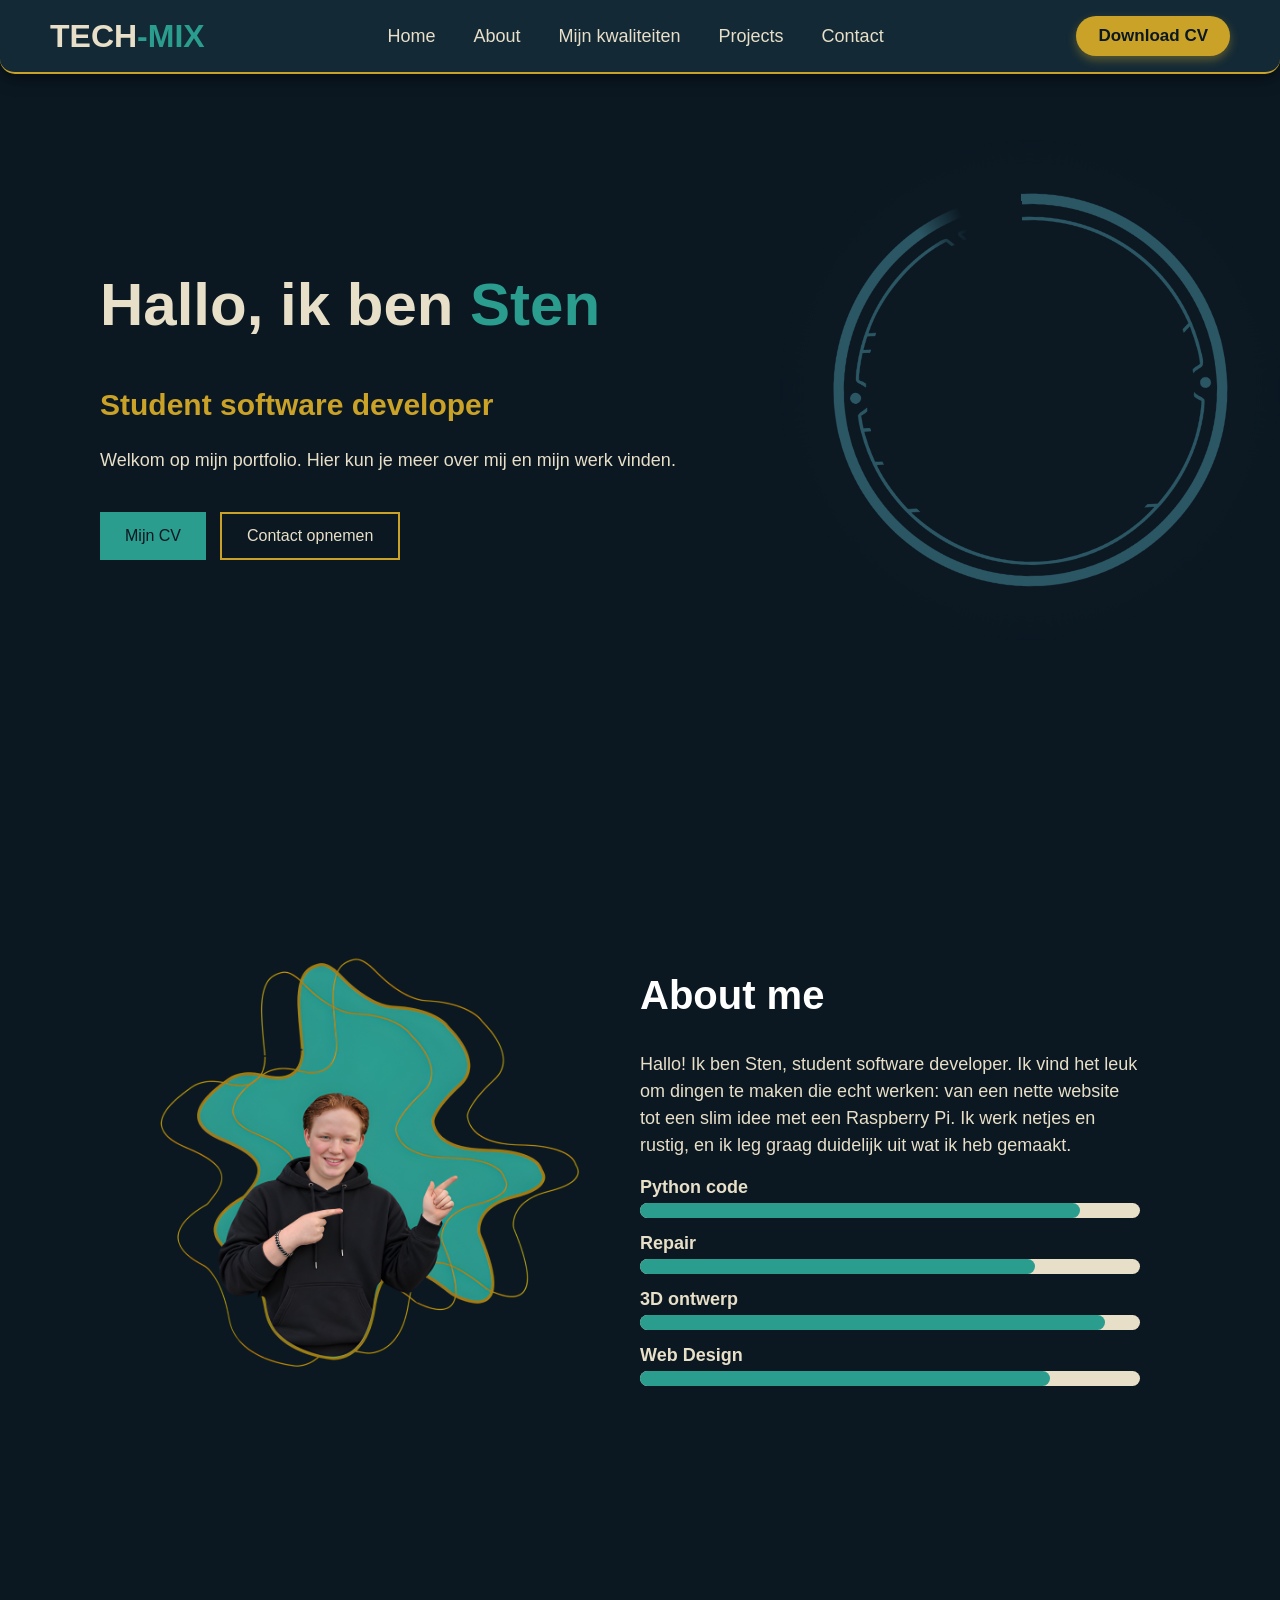
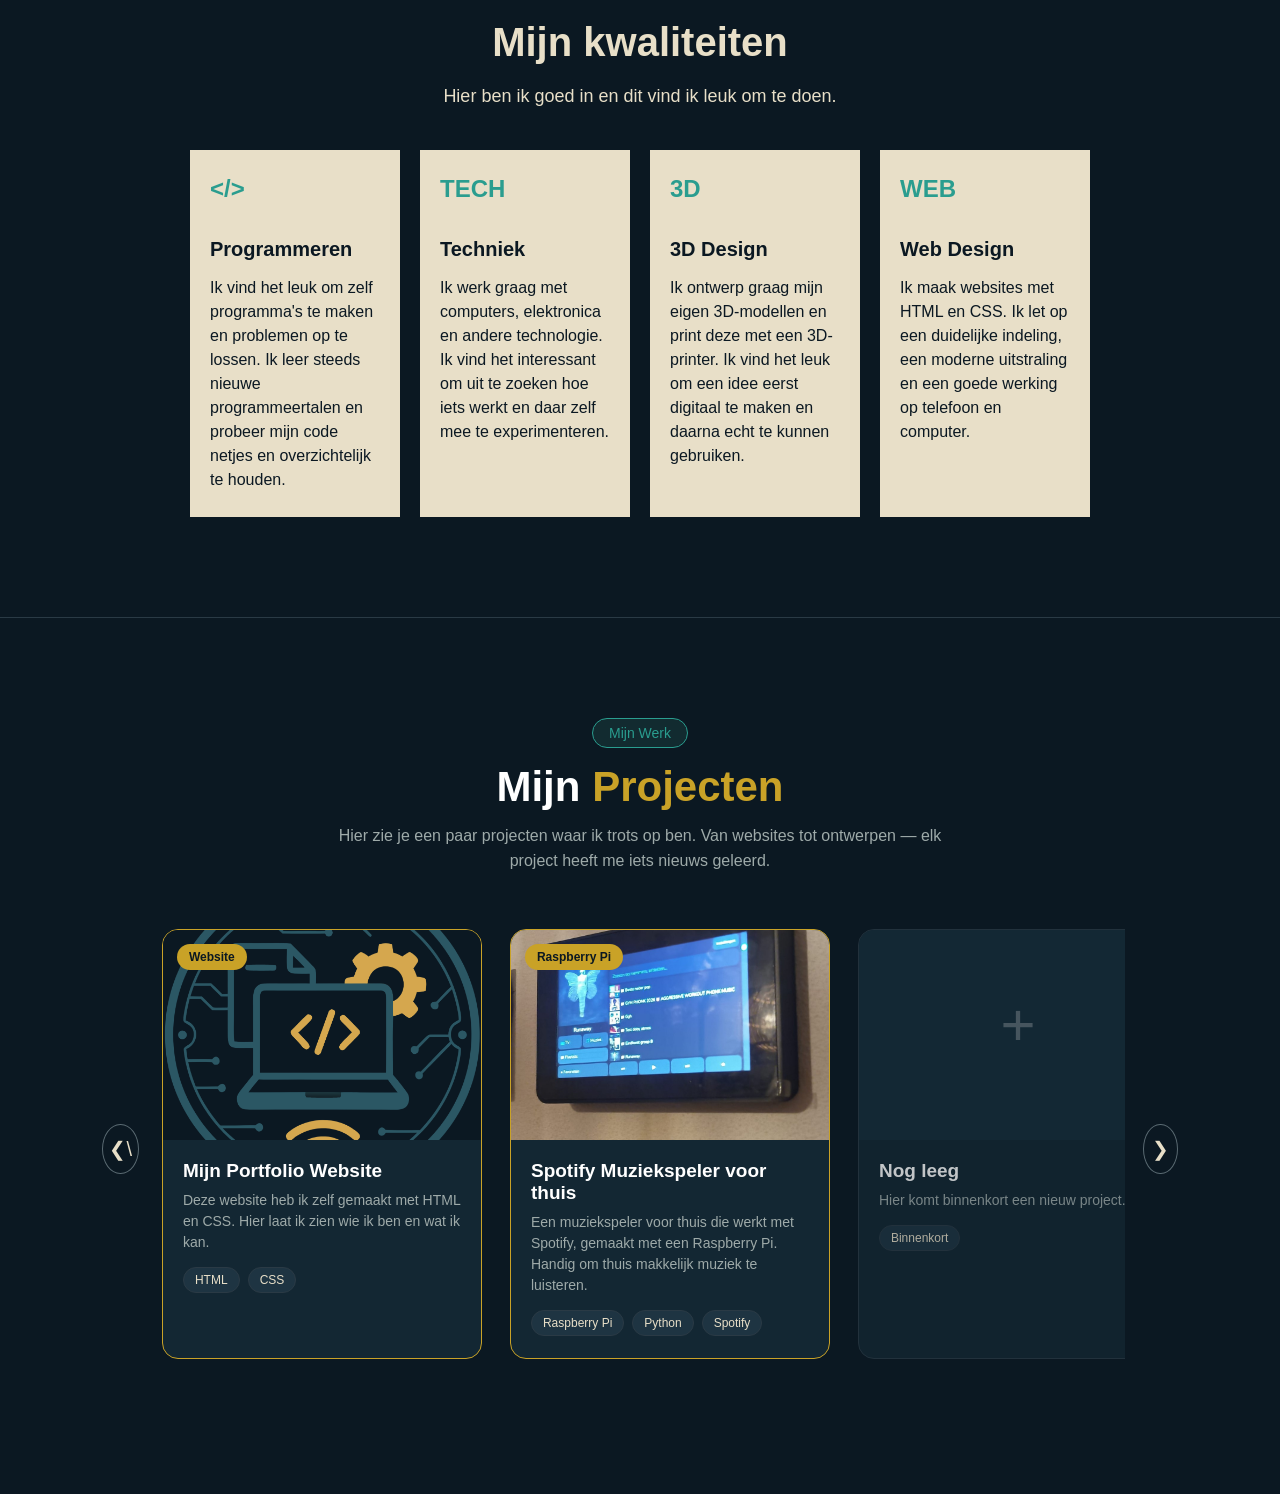
<file: index.html>
<!DOCTYPE html>
<html lang="nl">

<head>
    <meta charset="UTF-8">
    <meta name="viewport" content="width=device-width, initial-scale=1">
    <title>Portfolio - Sten Vlemmix</title>

    <link rel="stylesheet" href="style-netjes.css">
</head>

<body>

    <!-- menu -->
    <header>

        <div class="logo">TECH<span>-MIX</span></div>

        <!-- menu knop voor telefoon -->
        <input type="checkbox" id="menu-knop">
        <label for="menu-knop" class="hamburger"></label>

        <nav>
            <a href="#home">Home</a>
            <a href="#ABOUT">About</a>
            <a href="#services">Mijn kwaliteiten</a>
            <a href="#projects">Projects</a>
            <a href="#">Contact</a>
            <a href="#" class="download download-menu">Download CV</a>
        </nav>

        <a href="#" class="download download-desktop">Download CV</a>

    </header>

    <main>

        <!-- bovenste stuk -->
        <section class="hero" id="home">

            <div class="text">

                <h1>
                    Hallo, ik ben <span>Sten</span>
                </h1>

                <h2>
                    Student software developer
                </h2>

                <p>
                    Welkom op mijn portfolio.
                    Hier kun je meer over mij en mijn werk vinden.
                </p>

                <div class="hero-knoppen">
                    <a href="#" class="knop">Mijn CV</a>
                    <a href="#" class="knop2">Contact opnemen</a>
                </div>

            </div>

            <div class="image">

                <!-- AI: logo animatie -->
                <iframe src="logo-intro.html" class="logo-animatie" width="500" height="500" scrolling="no"></iframe>

            </div>

        </section>

        <!-- about me -->
        <section class="about" id="ABOUT">

            <div class="about-image about-laptop">
                <img src="laptop.png" alt="Sten Vlemmixt" class="laptop-afbeelding">
            </div>

            <div class="about-text">

                <h2>About me</h2>

                <p>
                    Hallo! Ik ben Sten, student software developer. Ik vind het leuk om dingen te maken
                    die echt werken: van een nette website tot een slim idee met een Raspberry Pi.
                    Ik werk netjes en rustig, en ik leg graag duidelijk uit wat ik heb gemaakt.
                </p>

                <!-- balkjes -->
                <h3>Python code</h3>

                <div class="balk">
                    <div class="vulling python"></div>
                </div>

                <h3>Repair</h3>

                <div class="balk">
                    <div class="vulling repair"></div>
                </div>

                <h3>3D ontwerp</h3>

                <div class="balk">
                    <div class="vulling d3"></div>
                </div>

                <h3>Web Design</h3>

                <div class="balk">
                    <div class="vulling web"></div>
                </div>

            </div>

        </section>

        <!-- mijn kwaliteiten -->
        <section class="services" id="services">

            <h2>Mijn kwaliteiten</h2>
            <p>Hier ben ik goed in en dit vind ik leuk om te doen.</p>

            <div class="service-cards">

                <div class="service-card">
                    <div class="service-icon">&lt;/&gt;</div>
                    <h3>Programmeren</h3>
                    <p>Ik vind het leuk om zelf programma's te maken en problemen op te lossen. Ik leer steeds nieuwe programmeertalen en probeer mijn code netjes en overzichtelijk te houden.</p>
                </div>

                <div class="service-card">
                    <div class="service-icon">TECH</div>
                    <h3>Techniek</h3>
                    <p>Ik werk graag met computers, elektronica en andere technologie. Ik vind het interessant om uit te zoeken hoe iets werkt en daar zelf mee te experimenteren.</p>
                </div>

                <div class="service-card">
                    <div class="service-icon">3D</div>
                    <h3>3D Design</h3>
                    <p>Ik ontwerp graag mijn eigen 3D-modellen en print deze met een 3D-printer. Ik vind het leuk om een idee eerst digitaal te maken en daarna echt te kunnen gebruiken.</p>
                </div>

                <div class="service-card">
                    <div class="service-icon">WEB</div>
                    <h3>Web Design</h3>
                    <p>Ik maak websites met HTML en CSS. Ik let op een duidelijke indeling, een moderne uitstraling en een goede werking op telefoon en computer.</p>
                </div>

            </div>

        </section>

    </main>

    <!-- projecten -->
    <section class="projects-section" id="projects">

        <span class="projects-label">Mijn Werk</span>

        <h2>Mijn <span>Projecten</span></h2>

        <p class="projects-text">
            Hier zie je een paar projecten waar ik trots op ben.
            Van websites tot ontwerpen — elk project heeft me iets nieuws geleerd.
        </p>

        <!-- slider -->
        <div class="project-slider">

            <button class="slider-arrow" onclick="naarLinks()">❮\</button>

            <div class="project-track" id="projectTrack">

                <div class="project-card project-featured">
                    <div class="project-img">
                        <img src="logo.png" alt="Mijn portfolio website">
                        <span class="project-badge">Website</span>
                        <div class="project-overlay">
                            <a href="#portfolioModal" class="project-view">Bekijk project →</a>
                        </div>
                    </div>
                    <div class="project-info">
                        <h3>Mijn Portfolio Website</h3>
                        <p>Deze website heb ik zelf gemaakt met HTML en CSS. Hier laat ik zien wie ik ben en wat ik kan.</p>
                        <div class="project-tags">
                            <span>HTML</span>
                            <span>CSS</span>
                        </div>
                    </div>
                </div>

                <div class="project-card project-featured">
                    <div class="project-img">
                        <img src="project2.jpeg" alt="Spotify muziekspeler met Raspberry Pi">
                        <span class="project-badge">Raspberry Pi</span>
                        <div class="project-overlay">
                            <a href="#projectModal" class="project-view">Bekijk project →</a>
                        </div>
                    </div>
                    <div class="project-info">
                        <h3>Spotify Muziekspeler voor thuis</h3>
                        <p>Een muziekspeler voor thuis die werkt met Spotify, gemaakt met een Raspberry Pi. Handig om thuis makkelijk muziek te luisteren.</p>
                        <div class="project-tags">
                            <span>Raspberry Pi</span>
                            <span>Python</span>
                            <span>Spotify</span>
                        </div>
                    </div>
                </div>

                <div class="project-card project-empty">
                    <div class="project-img project-img-empty">
                        <span class="empty-plus">+</span>
                    </div>
                    <div class="project-info">
                        <h3>Nog leeg</h3>
                        <p>Hier komt binnenkort een nieuw project.</p>
                        <div class="project-tags">
                            <span>Binnenkort</span>
                        </div>
                    </div>
                </div>

                <div class="project-card project-empty">
                    <div class="project-img project-img-empty">
                        <span class="empty-plus">+</span>
                    </div>
                    <div class="project-info">
                        <h3>Nog leeg</h3>
                        <p>Hier komt binnenkort een nieuw project.</p>
                        <div class="project-tags">
                            <span>Binnenkort</span>
                        </div>
                    </div>
                </div>

                <div class="project-card project-empty">
                    <div class="project-img project-img-empty">
                        <span class="empty-plus">+</span>
                    </div>
                    <div class="project-info">
                        <h3>Nog leeg</h3>
                        <p>Hier komt binnenkort een nieuw project.</p>
                        <div class="project-tags">
                            <span>Binnenkort</span>
                        </div>
                    </div>
                </div>

            </div>

            <button class="slider-arrow" onclick="naarRechts()">❯</button>

        </div>


    </section>

    <!-- popup muziekspeler -->
    <div class="project-modal" id="projectModal">
        <a href="#projects" class="modal-achtergrond"></a>
        <div class="project-modal-box">

            <!-- foto -->
            <div class="modal-banner">
                <img src="project2.jpeg" alt="Spotify muziekspeler">
                <a href="#projects" class="project-modal-close">✕</a>
            </div>

            <div class="modal-content">
                <p class="geel-rondje">Mijn project</p>

                <h3>Spotify Muziekspeler voor thuis</h3>

                <p class="schuine-tekst">Muziek luisteren in huis, zonder je telefoon erbij te pakken.</p>

                <!-- info -->
                <div class="modal-meta">
                    <div><b>Status</b><span>Werkend</span></div>
                    <div><b>Jaar</b><span>2025</span></div>
                    <div><b>Techniek</b><span>Raspberry Pi • Python</span></div>
                </div>

                <h4>Waar gaat dit project over?</h4>
                <p>Voor dit project heb ik een muziekspeler gemaakt voor thuis. Hij werkt met Spotify en draait op een Raspberry Pi.</p>
                <p>Je zet hem aan en je kunt thuis makkelijk muziek luisteren, bijvoorbeeld in de woonkamer. Gewoon aanzetten en luisteren.</p>

                <div class="twee-fotos">
                    <figure>
                        <img src="project2.jpeg" alt="Spotify muziekspeler">
                        <figcaption>De speler thuis</figcaption>
                    </figure>
                    <figure>
                        <img src="project1.png" alt="Nog een foto van het project">
                        <figcaption>Scherm / opbouw</figcaption>
                    </figure>
                </div>

                <h4>Hoe heb ik het gemaakt?</h4>
                <div class="modal-stappen">
                    <div class="stap">
                        <span class="stap-nummer">1</span>
                        <p><b>Idee bedacht.</b> Een muziekspeler die altijd klaarstaat.</p>
                    </div>
                    <div class="stap">
                        <span class="stap-nummer">2</span>
                        <p><b>Raspberry Pi klaargezet</b> en verbonden met wifi en Spotify.</p>
                    </div>
                    <div class="stap">
                        <span class="stap-nummer">3</span>
                        <p><b>Met Python de knoppen gemaakt</b> voor play en pauze.</p>
                    </div>
                    <div class="stap">
                        <span class="stap-nummer">4</span>
                        <p><b>Alles thuis getest</b> tot het werkte.</p>
                    </div>
                </div>

                <h4>Wat heb ik geleerd?</h4>
                <ul class="leer-lijst">
                    <li>Werken met een Raspberry Pi</li>
                    <li>Programmeren in Python</li>
                    <li>Verbinden met Spotify</li>
                    <li>Rustig blijven als iets niet werkt</li>
                </ul>

                <div class="project-tags modal-tags">
                    <span>Raspberry Pi</span>
                    <span>Python</span>
                    <span>Spotify</span>
                </div>

                <div class="modal-knoppen">
                    <a href="#projects" class="knop modal-btn">Sluiten</a>
                </div>
            </div>
        </div>
    </div>

    <!-- popup portfolio -->
    <div class="project-modal" id="portfolioModal">
        <a href="#projects" class="modal-achtergrond"></a>
        <div class="project-modal-box">

            <!-- foto -->
            <div class="modal-banner">
                <img src="logo.png" alt="Mijn portfolio website">
                <a href="#projects" class="project-modal-close">✕</a>
            </div>

            <div class="modal-content">
                <p class="geel-rondje">Mijn project</p>

                <h3>Mijn Portfolio Website</h3>

                <p class="schuine-tekst">Deze site: mijn portfolio, gemaakt met HTML en CSS.</p>

                <!-- info -->
                <div class="modal-meta">
                    <div><b>Status</b><span>Online</span></div>
                    <div><b>Jaar</b><span>2026</span></div>
                    <div><b>Techniek</b><span>HTML • CSS • JS</span></div>
                </div>

                <h4>Waar gaat dit project over?</h4>
                <p>Dit is mijn eigen portfolio-website. Hier laat ik zien wie ik ben, wat ik kan en welke projecten ik heb gemaakt.</p>
                <p>Alles heb ik zelf gebouwd: de opmaak, de kleuren, de project-slider en de popups met uitleg.</p>

                <h4>Hoe heb ik het gemaakt?</h4>
                <div class="modal-stappen">
                    <div class="stap">
                        <span class="stap-nummer">1</span>
                        <p><b>Ontwerp bedacht.</b> Donkere stijl met goud en groen.</p>
                    </div>
                    <div class="stap">
                        <span class="stap-nummer">2</span>
                        <p><b>Met HTML de pagina opgebouwd</b> en met CSS netjes gemaakt.</p>
                    </div>
                    <div class="stap">
                        <span class="stap-nummer">3</span>
                        <p><b>Met JavaScript de pijltjes van de slider gemaakt</b> en met CSS de popups.</p>
                    </div>
                    <div class="stap">
                        <span class="stap-nummer">4</span>
                        <p><b>Alles getest</b> en op GitHub gezet.</p>
                    </div>
                </div>

                <h4>Wat heb ik geleerd?</h4>
                <ul class="leer-lijst">
                    <li>Werken met HTML en CSS</li>
                    <li>Een popup maken met alleen CSS</li>
                    <li>Netjes werken met GitHub</li>
                </ul>

                <div class="project-tags modal-tags">
                    <span>HTML</span>
                    <span>CSS</span>
                </div>

                <div class="modal-knoppen">
                    <a href="https://github.com/DCTerra-Software-Developer/frontend-eindopdracht-stenbot0503" class="knop modal-btn" target="_blank">Bekijk op GitHub</a>
                    <a href="#projects" class="knop2 modal-btn-ghost">Sluiten</a>
                </div>
            </div>
        </div>
    </div>


    <script src="script-netjes.js"></script>

</body>

</html>
</file>
<file: style-netjes.css>
/* Mijn kleuren: donkerblauw #0b1822, groen #2a9d8f, goud #c9a227, creme #e8dfc8 */


/* Algemeen */

/* rand en ruimte tellen mee in de breedte */
* {
    box-sizing: border-box;
}

*::before,
*::after {
    box-sizing: border-box;
}

html {
    scroll-behavior: smooth;
}

html,
body {
    overflow-x: hidden;
}

body {
    background-color: #0b1822;
    color: #e8dfc8;
    font-family: Arial;
    margin: 0;
    padding-top: 100px;
}

img {
    max-width: 100%;
    height: auto;
}

/* letters worden kleiner op een klein scherm */
h1 {
    font-size: clamp(32px, 5vw + 16px, 60px);
}

h1 span {
    color: #2a9d8f;
    display: inline-block;
    animation: knipper 2s ease-in-out infinite;
}

h2 {
    color: #c9a227;
    font-size: clamp(22px, 3vw + 14px, 30px);
}

h3 {
    color: #e8dfc8;
    font-size: 18px;
    margin-top: 15px;
    margin-bottom: 5px;
}

p {
    font-size: 18px;
    line-height: 1.5;
}

section {
    scroll-margin-top: 120px;
}

/* Sten knippert */
@keyframes knipper {
    0% {
        opacity: 1;
    }
    50% {
        opacity: 0.5;
    }
    100% {
        opacity: 1;
    }
}

/* tekst schuift omhoog in beeld */
@keyframes omhoog {
    from {
        opacity: 0;
        transform: translateY(20px);
    }
    to {
        opacity: 1;
        transform: translateY(0);
    }
}

/* jello animatie */
@keyframes jello-horizontal {
    0% {
        transform: scale3d(1, 1, 1);
    }
    30% {
        transform: scale3d(1.25, 0.75, 1);
    }
    40% {
        transform: scale3d(0.75, 1.25, 1);
    }
    50% {
        transform: scale3d(1.15, 0.85, 1);
    }
    65% {
        transform: scale3d(0.95, 1.05, 1);
    }
    75% {
        transform: scale3d(1.05, 0.95, 1);
    }
    100% {
        transform: scale3d(1, 1, 1);
    }
}

.jello-horizontal {
    -webkit-animation: jello-horizontal 0.9s both;
            animation: jello-horizontal 0.9s both;
}


/* Menu */

header {
    position: fixed;
    top: 0;
    left: 0;
    width: 100%;
    z-index: 1000;
    background-color: #132936;
    border-bottom: 2px solid #c9a227;
    border-radius: 0 0 15px 15px;
    box-shadow: 0 5px 15px rgba(0, 0, 0, 0.5);
    padding: 16px 50px;
    display: flex;
    align-items: center;
    justify-content: space-between;
}

.logo {
    font-size: 32px;
    font-weight: bold;
    transition: 0.3s;
}

.logo:hover {
    transform: scale(1.05);
}

.logo span {
    color: #2a9d8f;
    transition: 0.3s;
}

.logo:hover span {
    color: #c9a227;
}

nav {
    display: flex;
}

nav a {
    color: #e8dfc8;
    text-decoration: none;
    margin-right: 10px;
    font-size: 18px;
    position: relative;
    padding: 8px 14px;
    border-radius: 8px;
    transition: 0.3s;
}

/* streepje onder de link */
nav a::after {
    content: "";
    position: absolute;
    left: 14px;
    right: 14px;
    bottom: 4px;
    height: 2px;
    background-color: #2a9d8f;
    transform: scaleX(0);
    transform-origin: left;
    transition: 0.3s;
}

nav a:hover {
    color: white;
    background-color: #2a9d8f;
}

nav a:hover::after {
    transform: scaleX(1);
}

.download {
    color: #0b1822;
    background-color: #c9a227;
    padding: 10px 22px;
    text-decoration: none;
    font-size: 17px;
    font-weight: bold;
    border-radius: 20px;
    display: inline-block;
    box-shadow: 0 4px 10px rgba(201, 162, 39, 0.4);
    transition: 0.3s;
}

.download:hover {
    background-color: #2a9d8f;
    color: white;
    transform: translateY(-3px);
    box-shadow: 0 8px 20px rgba(42, 157, 143, 0.5);
}

/* deze knop alleen op telefoon */
.download-menu {
    display: none;
}

/* vinkje verstoppen */
#menu-knop {
    display: none;
}

/* menu knop voor telefoon */
.hamburger {
    display: none;
    background-color: #2a9d8f;
    color: white;
    border: none;
    font-size: 26px;
    width: 48px;
    height: 48px;
    border-radius: 10px;
    cursor: pointer;
    line-height: 1;
    align-items: center;
    justify-content: center;
}

/* menu dicht */
.hamburger::before {
    content: "☰";
}

/* menu open */
#menu-knop:checked + .hamburger::before {
    content: "✕";
}

.hamburger:hover {
    background-color: #c9a227;
    color: #0b1822;
}


/* Knoppen */

.knop {
    background-color: #2a9d8f;
    color: #0b1822;
    padding: 15px 25px;
    text-decoration: none;
    display: inline-block;
    margin-top: 20px;
    transition: 0.3s;
}

.knop:hover {
    background-color: #c9a227;
    color: #0b1822;
    transform: translateY(-3px) scale(1.03);
    box-shadow: 0 8px 20px rgba(201, 162, 39, 0.4);
}

.knop2 {
    border: 2px solid #c9a227;
    color: #e8dfc8;
    padding: 13px 25px;
    text-decoration: none;
    display: inline-block;
    margin-left: 10px;
    transition: 0.3s;
}

.knop2:hover {
    background-color: #c9a227;
    color: #0b1822;
    transform: translateY(-3px);
}


/* Bovenste stuk */

.hero {
    margin-top: 40px;
    margin-left: 100px;
    display: flex;
    align-items: center;
}

.text {
    width: 600px;
    animation: omhoog 0.8s ease both;
}

.hero-knoppen {
    display: flex;
    gap: 14px;
    flex-wrap: wrap;
    align-items: center;
}

.hero-knoppen .knop,
.hero-knoppen .knop2 {
    margin-top: 20px;
    margin-left: 0;
}

.image {
    margin-left: 100px;
    animation: omhoog 1s ease 0.2s both;
}

.image img,
.image .logo-animatie {
    width: 500px;
    height: 500px;
    object-fit: contain;
    transition: 0.5s;
}

.image img:hover,
.image .logo-animatie:hover {
    transform: scale(1.05) rotate(2deg);
}

/* AI: rand van het logo rond laten vervagen */
.image .logo-animatie {
    display: block;
    border: 0;
    aspect-ratio: 1 / 1;
    background: #0b1822;
    mask-image: radial-gradient(circle closest-side, #000 90%, transparent 100%);
}


/* About me */

.about {
    margin-top: 200px;
    padding: 100px;
    display: flex;
    align-items: center;
}

.about-image {
    width: 50%;
    display: flex;
    justify-content: center;
    align-items: flex-end;
}

.laptop-afbeelding {
    width: 100%;
    max-width: 420px;
    height: auto;
    display: block;
    margin: 0 auto;
    transition: 0.5s;
}

.about-laptop:hover .laptop-afbeelding {
    transform: scale(1.03);
}

.about-text {
    width: 50%;
}

.about-text h2 {
    font-size: 40px;
    color: white;
}

.about-text p {
    width: 500px;
}

/* balkjes */
.balk {
    width: 500px;
    height: 15px;
    background-color: #e8dfc8;
    border-radius: 10px;
}

.vulling {
    height: 15px;
    background-color: #2a9d8f;
    border-radius: 10px;
}

.python {
    width: 88%;
}

.repair {
    width: 79%;
}

.d3 {
    width: 93%;
}

.web {
    width: 82%;
}


/* Mijn kwaliteiten */

.services {
    padding: 100px;
    text-align: center;
}

.services h2 {
    color: #e8dfc8;
    font-size: 40px;
    margin-bottom: 10px;
}

.services > p {
    margin-bottom: 40px;
}

.service-cards {
    display: flex;
    justify-content: center;
    gap: 20px;
    flex-wrap: wrap;
}

.service-card {
    background-color: #e8dfc8;
    color: #0b1822;
    width: 210px;
    min-height: 220px;
    padding: 25px 20px;
    text-align: left;
    cursor: pointer;
    transition: 0.4s;
}

.service-card:hover {
    transform: translateY(-10px) scale(1.03);
    background-color: white;
    box-shadow: 0 15px 35px rgba(42, 157, 143, 0.35);
}

.service-icon {
    color: #2a9d8f;
    font-size: 24px;
    font-weight: bold;
    margin-bottom: 35px;
    display: inline-block;
    transition: 0.4s;
}

.service-card:hover .service-icon {
    transform: scale(1.2) rotate(-5deg);
    color: #c9a227;
}

.service-card h3 {
    color: #0b1822;
    font-size: 20px;
    margin: 0 0 15px;
}

.service-card p {
    font-size: 16px;
    margin: 0;
}


/* Projecten */

.projects-section {
    padding: 100px 8% 110px;
    text-align: center;
    border-top: 1px solid #2a3a45;
}

.projects-label {
    display: inline-block;
    font-size: 14px;
    color: #2a9d8f;
    background-color: #122b30;
    border: 1px solid #2a9d8f;
    border-radius: 20px;
    padding: 6px 16px;
    margin-bottom: 15px;
}

.projects-section h2 {
    color: white;
    font-size: 42px;
    margin: 0 0 12px;
}

.projects-section h2 span {
    color: #c9a227;
}

.projects-text {
    color: #9eaaa9;
    font-size: 16px;
    max-width: 620px;
    margin: 0 auto 40px;
    line-height: 1.6;
}

.project-slider {
    display: flex;
    align-items: center;
    justify-content: center;
    gap: 18px;
    max-width: 1200px;
    margin: auto;
}

/* pijltjes */
.slider-arrow {
    width: 50px;
    height: 50px;
    border-radius: 50%;
    border: 1px solid #5a6a72;
    background-color: #0b1822;
    color: #e8dfc8;
    font-size: 20px;
    cursor: pointer;
    transition: 0.3s;
}

.slider-arrow:hover {
    background-color: #2a9d8f;
    border-color: #2a9d8f;
    color: white;
}

/* rij met kaarten */
.project-track {
    display: flex;
    gap: 28px;
    overflow-x: auto;
    max-width: 1040px;
    padding: 15px 5px 25px;
}

.project-card {
    width: 320px;
    flex-shrink: 0;
    background-color: #132733;
    border: 1px solid #2a3a45;
    border-radius: 16px;
    overflow: hidden;
    text-align: left;
    transition: 0.3s;
}

.project-card:hover {
    transform: translateY(-10px);
    border-color: #2a9d8f;
    box-shadow: 0 18px 40px black;
}

.project-featured {
    border-color: #c9a227;
}

.project-empty {
    opacity: 0.75;
}

.project-img {
    position: relative;
    overflow: hidden;
    height: 210px;
}

.project-img img {
    width: 100%;
    height: 100%;
    object-fit: cover;
    display: block;
    transition: 0.3s;
}

.project-card:hover .project-img img {
    transform: scale(1.08);
}

.project-img-empty {
    background-color: #162e3b;
    text-align: center;
    padding-top: 60px;
}

.empty-plus {
    font-size: 60px;
    color: #5a6a72;
}

.project-badge {
    position: absolute;
    top: 14px;
    left: 14px;
    background-color: #c9a227;
    color: #0b1822;
    font-size: 12px;
    font-weight: bold;
    padding: 6px 12px;
    border-radius: 20px;
}

/* knop over de foto */
.project-overlay {
    position: absolute;
    left: 0;
    right: 0;
    top: 0;
    bottom: 0;
    background-color: rgba(11, 24, 34, 0.7);
    text-align: center;
    padding-top: 150px;
    opacity: 0;
    transition: 0.3s;
}

.project-card:hover .project-overlay {
    opacity: 1;
}

.project-view {
    background-color: #2a9d8f;
    color: white;
    text-decoration: none;
    font-size: 14px;
    padding: 10px 18px;
    border-radius: 25px;
    transition: 0.3s;
}

.project-view:hover {
    background-color: #c9a227;
    color: #0b1822;
}

.project-info {
    padding: 20px 20px 22px;
}

.project-info h3 {
    color: white;
    font-size: 19px;
    margin: 0 0 8px;
}

.project-info p {
    font-size: 14px;
    color: #9eaaa9;
    line-height: 1.5;
    margin: 0 0 14px;
}

.project-tags {
    display: flex;
    gap: 8px;
}

.project-tags span {
    font-size: 12px;
    color: #e8dfc8;
    background-color: #1e3442;
    border: 1px solid #2a3a45;
    padding: 5px 11px;
    border-radius: 15px;
}


/* Popup */

/* popup gaat open als je op de link klikt */
.project-modal {
    position: fixed;
    left: 0;
    right: 0;
    top: 0;
    bottom: 0;
    display: flex;
    align-items: center;
    justify-content: center;
    padding: 24px;
    z-index: 2000;
    opacity: 0;
    visibility: hidden;
    transition: 0.25s;
}

.project-modal:target {
    opacity: 1;
    visibility: visible;
}

/* klik hier en de popup gaat dicht */
.modal-achtergrond {
    position: absolute;
    left: 0;
    right: 0;
    top: 0;
    bottom: 0;
    background-color: rgba(5, 12, 18, 0.7);
}

.project-modal-box {
    position: relative;
    z-index: 1;
    background-color: #132733;
    border: 1px solid #2a3a45;
    border-radius: 14px;
    max-width: 780px;
    width: 100%;
    max-height: 92vh;
    overflow-y: auto;
    overflow-x: hidden;
    color: #e8dfc8;
    box-shadow: 0 20px 60px rgba(0, 0, 0, 0.55);
    transform: translateY(16px);
    opacity: 0;
    transition: 0.3s;
}

.project-modal:target .project-modal-box {
    transform: translateY(0);
    opacity: 1;
}

/* kleur van de scrollbalk */
.project-modal-box::-webkit-scrollbar {
    width: 8px;
}

.project-modal-box::-webkit-scrollbar-track {
    background: #0b1822;
}

.project-modal-box::-webkit-scrollbar-thumb {
    background: #2a9d8f;
    border-radius: 10px;
}

.project-modal-box h3 {
    color: white;
    font-size: 30px;
    line-height: 1.2;
    margin: 0 0 8px;
}

.project-modal-box h4 {
    color: #c9a227;
    font-size: 17px;
    margin-top: 28px;
    margin-bottom: 10px;
}

.project-modal-box p {
    font-size: 15px;
    color: #9eaaa9;
    line-height: 1.6;
}

.modal-banner {
    position: relative;
    height: 300px;
    overflow: hidden;
    border-radius: 13px 13px 0 0;
}

.modal-banner img {
    width: 100%;
    height: 100%;
    object-fit: cover;
    display: block;
}

.project-modal-close {
    position: absolute;
    top: 16px;
    right: 16px;
    z-index: 3;
    background-color: #0b1822;
    color: white;
    font-size: 15px;
    width: 38px;
    height: 38px;
    border-radius: 50%;
    display: flex;
    align-items: center;
    justify-content: center;
    text-decoration: none;
    transition: 0.2s;
}

.project-modal-close:hover {
    background-color: #c9a227;
    color: #0b1822;
}

.modal-content {
    padding: 28px 36px 32px;
}

.geel-rondje {
    display: inline-block;
    background-color: #c9a227;
    color: #0b1822;
    font-size: 12px;
    font-weight: bold;
    padding: 6px 14px;
    border-radius: 20px;
    margin: 0 0 10px;
}

.schuine-tekst {
    color: #9eaaa9 !important;
    font-size: 16px !important;
    margin-bottom: 18px !important;
}

/* status, jaar, techniek */
.modal-meta {
    display: flex;
    gap: 10px;
    margin-bottom: 22px;
}

.modal-meta div {
    flex: 1;
    background-color: #0b1822;
    border: 1px solid #2a3a45;
    border-radius: 12px;
    padding: 10px 12px;
    text-align: center;
}

.modal-meta b {
    display: block;
    font-size: 11px;
    text-transform: uppercase;
    letter-spacing: 0.8px;
    color: #5a6a72;
    margin-bottom: 4px;
}

.modal-meta span {
    font-size: 14px;
    color: #e8dfc8;
    font-weight: bold;
}

.twee-fotos {
    display: flex;
    gap: 12px;
    margin-bottom: 6px;
}

.twee-fotos figure {
    flex: 1;
    margin: 0;
    background-color: #0b1822;
    border: 1px solid #2a3a45;
    border-radius: 12px;
    overflow: hidden;
}

.twee-fotos img {
    width: 100%;
    height: 190px;
    object-fit: cover;
    display: block;
}

.twee-fotos figcaption {
    font-size: 13px;
    color: #9eaaa9;
    padding: 10px 12px;
    text-align: left;
}

/* stappen */
.modal-stappen {
    display: flex;
    flex-direction: column;
    gap: 10px;
}

.stap {
    display: flex;
    align-items: flex-start;
    gap: 12px;
    background-color: #0b1822;
    border: 1px solid #2a3a45;
    border-radius: 10px;
    padding: 12px 14px;
}

.stap p {
    margin: 0;
    padding-top: 4px;
}

.stap-nummer {
    flex-shrink: 0;
    width: 26px;
    height: 26px;
    border-radius: 50%;
    background-color: #2a9d8f;
    color: white;
    font-weight: bold;
    font-size: 13px;
    display: flex;
    align-items: center;
    justify-content: center;
}

/* lijstje met vinkjes */
.leer-lijst {
    list-style: none;
    margin: 0;
    padding: 0;
    display: flex;
    flex-direction: column;
    gap: 8px;
}

.leer-lijst li {
    background-color: #0b1822;
    border: 1px solid #2a3a45;
    color: #e8dfc8;
    font-size: 14px;
    padding: 10px 14px 10px 34px;
    border-radius: 8px;
    position: relative;
}

.leer-lijst li::before {
    content: "✓";
    position: absolute;
    left: 12px;
    top: 50%;
    transform: translateY(-50%);
    color: #2a9d8f;
    font-size: 14px;
    font-weight: bold;
}

.modal-tags {
    margin-top: 20px;
    flex-wrap: wrap;
}

.modal-knoppen {
    display: flex;
    justify-content: center;
    margin-top: 24px;
    padding-top: 20px;
    border-top: 1px solid #2a3a45;
}

.modal-btn {
    flex: 1;
    text-align: center;
    border-radius: 12px;
    margin-top: 0;
}

.modal-btn-ghost {
    border-radius: 12px;
    text-align: center;
}


/* Telefoon en tablet */
@media (max-width: 1024px) {
    body {
        padding-top: 72px;
    }

    header {
        padding: 10px 14px;
        border-radius: 0 0 14px 14px;
        flex-wrap: wrap;
        gap: 8px;
        box-shadow: 0 4px 18px rgba(0, 0, 0, 0.45);
    }

    .logo {
        font-size: 23px;
        letter-spacing: 0.2px;
    }

    .hamburger {
        display: flex;
        margin-left: auto;
        width: 46px;
        height: 46px;
    }

    /* menu verstoppen */
    header nav {
        display: none;
        width: 100%;
        flex-direction: column;
        gap: 6px;
        order: 3;
        background-color: #0b1822;
        border: 1px solid #223b49;
        border-radius: 12px;
        padding: 10px;
        max-height: calc(100vh - 120px);
        overflow-y: auto;
    }

    /* menu laten zien */
    #menu-knop:checked ~ nav {
        display: flex;
    }

    header nav a {
        margin-right: 0;
        padding: 13px 14px;
        font-size: 16px;
        min-height: 50px;
        display: flex;
        align-items: center;
        border-radius: 10px;
        background-color: #132936;
    }

    .download-desktop {
        display: none;
    }

    .download-menu {
        display: flex;
        justify-content: center;
        margin-top: 6px;
        min-height: 50px;
        align-items: center;
        border-radius: 12px;
    }

    section {
        scroll-margin-top: 86px;
    }

    p {
        font-size: 16px;
        line-height: 1.65;
    }

    /* logo boven de tekst */
    .hero {
        margin: 8px auto 0;
        padding: 26px 20px 30px;
        flex-direction: column;
        align-items: center;
        text-align: center;
        gap: 0;
        max-width: 560px;
    }

    .hero .image {
        order: -1;
        margin: 0 0 18px;
    }

    .image img,
    .image .logo-animatie {
        width: 172px;
        height: 172px;
        max-width: 172px;
        object-fit: cover;
        border-radius: 50%;
        border: 3px solid #c9a227;
        margin: 0 auto;
        display: block;
    }

    .hero .text {
        width: 100%;
        max-width: 460px;
    }

    .hero p {
        margin-left: auto;
        margin-right: auto;
        max-width: 40ch;
    }

    .hero-knoppen {
        flex-direction: column;
        align-items: stretch;
        gap: 10px;
        width: 100%;
        max-width: 340px;
        margin: 18px auto 0;
    }

    .hero-knoppen .knop,
    .hero-knoppen .knop2 {
        display: flex;
        align-items: center;
        justify-content: center;
        margin: 0;
        padding: 15px 18px;
        min-height: 54px;
        font-size: 16px;
        border-radius: 14px;
        text-align: center;
    }

    /* about me */
    .about {
        margin: 26px 8px 0;
        padding: 18px 12px;
        text-align: left;
        gap: 12px;
        background-color: #10222e;
        border: 1px solid #223b49;
        border-radius: 20px;
    }

    .about-image {
        width: 52%;
        flex-shrink: 0;
    }

    .about-text {
        width: 48%;
        min-width: 0;
    }

    .laptop-afbeelding {
        max-width: 100%;
        margin: 0;
    }

    .about-text h2 {
        font-size: 20px;
        margin-bottom: 6px;
    }

    .about-text h3 {
        font-size: 13px;
        margin-top: 8px;
        margin-bottom: 4px;
    }

    .about-text p {
        width: 100%;
        max-width: 100%;
        font-size: 12px;
        line-height: 1.5;
        margin-left: 0;
        margin-right: 0;
    }

    .balk {
        width: 100%;
        max-width: 100%;
        height: 9px;
    }

    /* kaarten onder elkaar */
    .services {
        padding: 44px 20px;
    }

    .services h2 {
        font-size: 28px;
    }

    .service-cards {
        flex-direction: column;
        align-items: stretch;
        gap: 14px;
        max-width: 460px;
        margin: 26px auto 0;
    }

    .service-card {
        width: 100%;
        padding: 24px 20px;
        border-radius: 18px;
        text-align: center;
    }

    .service-card h3 {
        font-size: 18px;
    }

    .service-card p {
        font-size: 14px;
        line-height: 1.6;
    }

    /* projecten */
    .projects-section {
        padding: 46px 0 56px;
    }

    .projects-section h2 {
        font-size: 28px;
        padding: 0 20px;
    }

    .project-slider {
        gap: 0;
    }

    /* geen pijltjes */
    .slider-arrow {
        display: none;
    }

    /* kaart stopt in het midden */
    .project-track {
        max-width: 100%;
        gap: 14px;
        padding: 14px 20px 10px;
        scroll-snap-type: x mandatory;
        scroll-padding: 0 20px;
    }

    .project-card {
        width: 82vw;
        max-width: 330px;
        scroll-snap-align: center;
        border-radius: 18px;
    }

    .project-img {
        height: 170px;
    }

    .project-info {
        padding: 16px;
    }

    .project-info h3 {
        font-size: 16px;
    }

    .project-info p {
        font-size: 13px;
    }

    /* knop altijd zien */
    .project-overlay {
        opacity: 1;
        background: linear-gradient(to top, rgba(11, 24, 34, 0.85), transparent 55%);
        padding-top: 0;
        display: flex;
        align-items: flex-end;
        justify-content: center;
        padding-bottom: 14px;
    }

    .project-view {
        min-height: 48px;
        display: inline-flex;
        align-items: center;
        justify-content: center;
        padding: 12px 24px;
        font-size: 15px;
        border-radius: 12px;
    }

    /* popup */
    .project-modal {
        padding: 12px;
    }

    .project-modal-box {
        max-height: 88vh;
        border-radius: 20px;
    }

    .modal-content {
        padding: 24px 20px;
    }

    .project-modal-box h3 {
        font-size: 22px;
    }

    .modal-banner {
        height: 200px;
    }

    .modal-knoppen {
        flex-direction: column;
        gap: 10px;
    }

    .modal-knoppen .knop,
    .modal-knoppen .knop2 {
        min-height: 52px;
        display: flex;
        align-items: center;
        justify-content: center;
        border-radius: 14px;
    }

    .modal-meta {
        flex-direction: column;
    }

    .modal-meta div {
        min-width: 0;
    }

    .twee-fotos {
        flex-direction: column;
    }

    .twee-fotos figure {
        width: 100%;
    }

    .twee-fotos img {
        height: auto;
        aspect-ratio: 4 / 3;
    }
}


/* ---------- begin-animatie: alles vliegt van de zijkant binnen ---------- */

@keyframes vlieg-links {
    0% { opacity: 0; transform: translateX(-160px) rotate(-6deg) scale(0.9); filter: blur(10px); }
    100% { opacity: 1; transform: translateX(0) rotate(0) scale(1); filter: blur(0); }
}

@keyframes vlieg-rechts {
    0% { opacity: 0; transform: translateX(160px) rotate(6deg) scale(0.9); filter: blur(10px); }
    100% { opacity: 1; transform: translateX(0) rotate(0) scale(1); filter: blur(0); }
}

@keyframes vlieg-boven {
    0% { opacity: 0; transform: translateY(-80px); filter: blur(8px); }
    100% { opacity: 1; transform: translateY(0); filter: blur(0); }
}

@keyframes vlieg-onder {
    0% { opacity: 0; transform: translateY(80px) scale(0.92); filter: blur(8px); }
    100% { opacity: 1; transform: translateY(0) scale(1); filter: blur(0); }
}

/* bij het laden: stuk voor stuk */
header {
    animation: vlieg-boven 0.9s cubic-bezier(0.22, 1, 0.36, 1) backwards;
}

.logo {
    animation: vlieg-links 1s cubic-bezier(0.22, 1, 0.36, 1) 0.2s backwards;
}

nav a {
    animation: vlieg-boven 0.8s cubic-bezier(0.34, 1.56, 0.64, 1) backwards;
}

nav a:nth-child(1) { animation-delay: 0.3s; }
nav a:nth-child(2) { animation-delay: 0.4s; }
nav a:nth-child(3) { animation-delay: 0.5s; }
nav a:nth-child(4) { animation-delay: 0.6s; }
nav a:nth-child(5) { animation-delay: 0.7s; }
nav a:nth-child(6) { animation-delay: 0.8s; }

.download-desktop {
    animation: vlieg-rechts 1s cubic-bezier(0.22, 1, 0.36, 1) 0.6s backwards;
}

.hero .text {
    animation: vlieg-links 1.1s cubic-bezier(0.22, 1, 0.36, 1) 0.3s backwards;
}

.hero .image {
    animation: vlieg-rechts 1.2s cubic-bezier(0.22, 1, 0.36, 1) 0.5s backwards;
}

.hero-knoppen .knop {
    animation: vlieg-links 0.9s cubic-bezier(0.34, 1.56, 0.64, 1) 0.9s backwards;
}

.hero-knoppen .knop2 {
    animation: vlieg-rechts 0.9s cubic-bezier(0.34, 1.56, 0.64, 1) 1s backwards;
}

/* bij het scrollen: afwisselend links en rechts */
@supports (animation-timeline: view()) {
    .about-image,
    .about-text,
    .balk,
    .services h2,
    .service-card,
    .projects-section > *,
    .project-card {
        animation-timing-function: cubic-bezier(0.22, 1, 0.36, 1);
        animation-fill-mode: backwards;
        animation-timeline: view();
        animation-range: entry 0% cover 35%;
    }

    .about-image { animation-name: vlieg-links; }
    .about-text { animation-name: vlieg-rechts; }

    .balk:nth-of-type(odd) { animation-name: vlieg-links; }
    .balk:nth-of-type(even) { animation-name: vlieg-rechts; }

    .services h2 { animation-name: vlieg-boven; }
    .service-card:nth-child(odd) { animation-name: vlieg-links; }
    .service-card:nth-child(even) { animation-name: vlieg-rechts; }

    .projects-section > * { animation-name: vlieg-onder; }
    .project-card:nth-child(odd) { animation-name: vlieg-links; }
    .project-card:nth-child(even) { animation-name: vlieg-rechts; }
}

@media (prefers-reduced-motion: reduce) {
    *, *::before, *::after {
        animation-duration: 0.01ms !important;
    }
}
</file>
